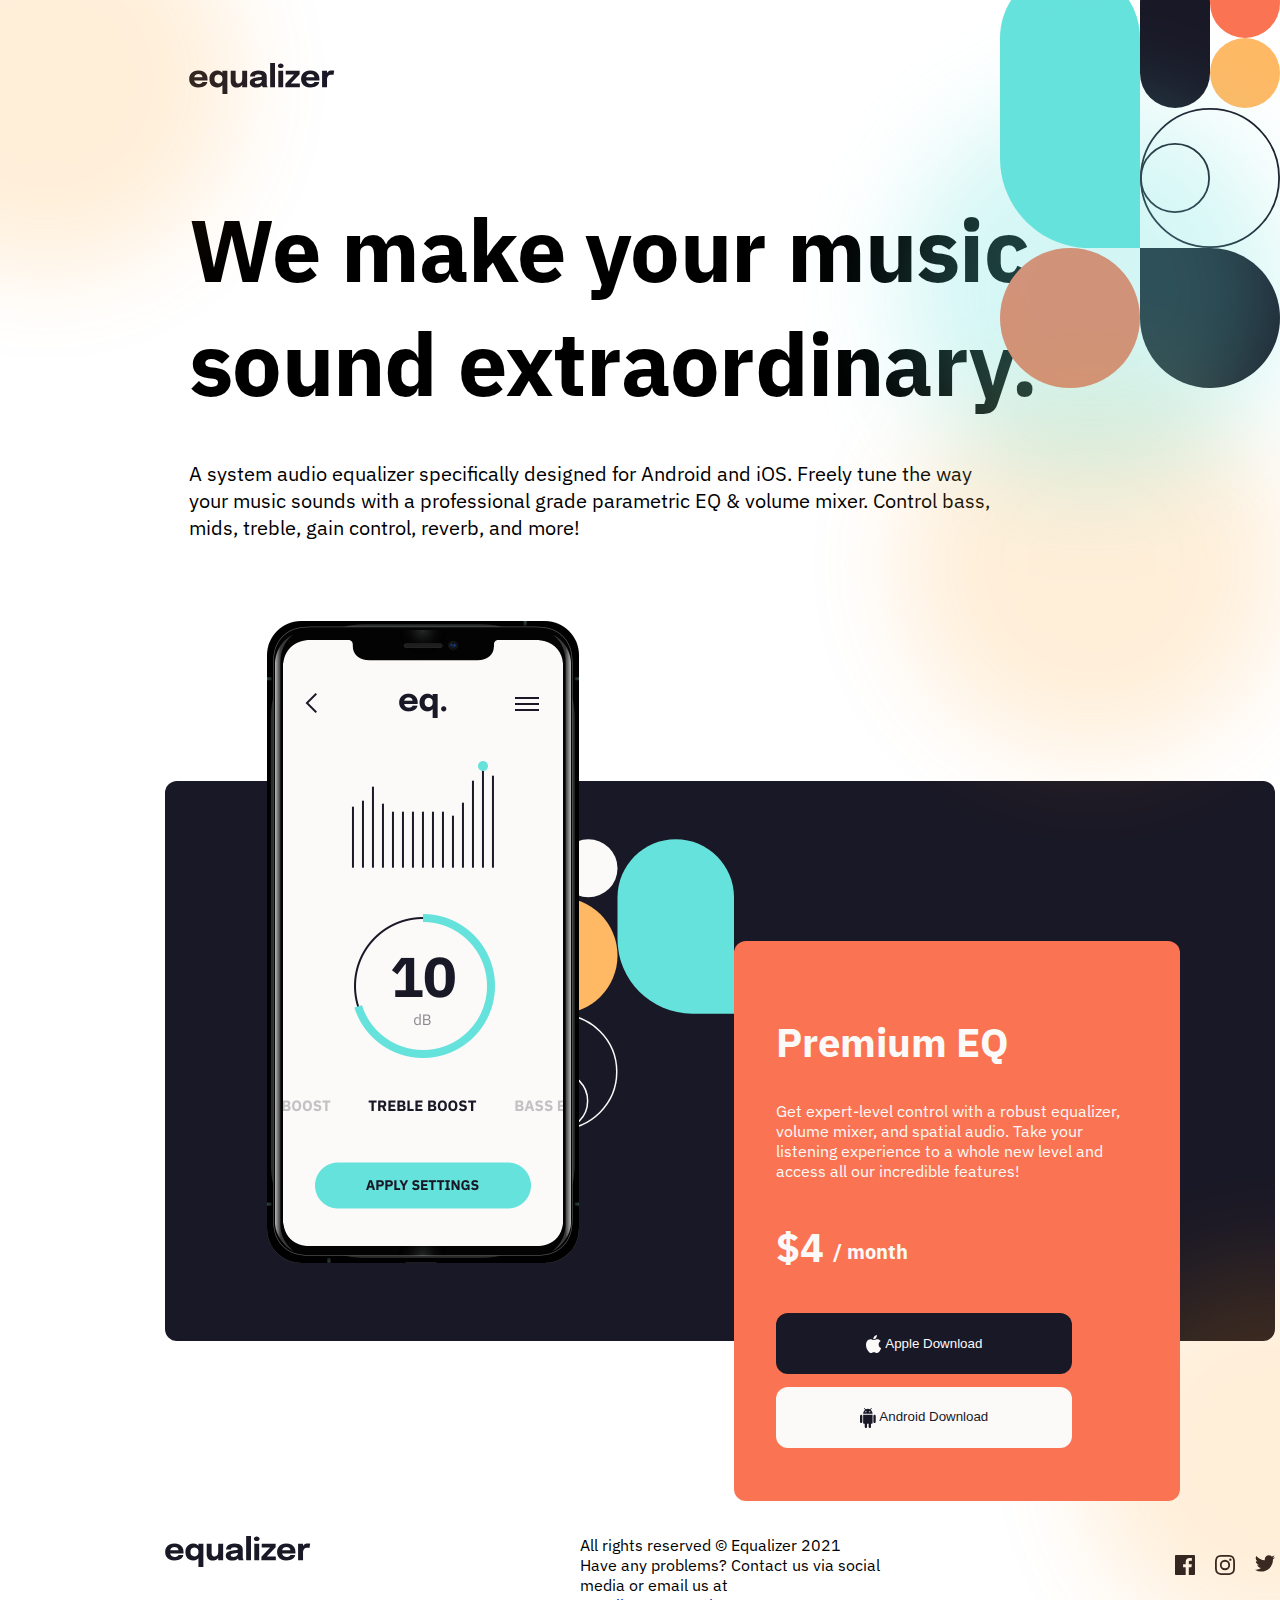
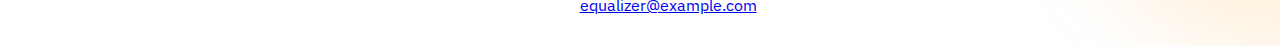
<file: index.html>
<!DOCTYPE html>
<html lang="en">
<head>
  <meta charset="UTF-8">
  <meta name="viewport" content="width=device-width, initial-scale=1.0">

  <link rel="icon" type="image/png" sizes="32x32" href="./assets/favicon-32x32.png">

  <link rel="preconnect" href="https://fonts.googleapis.com">
  <link rel="preconnect" href="https://fonts.gstatic.com" crossorigin>
  <link href="https://fonts.googleapis.com/css2?family=IBM+Plex+Sans:wght@400;700&display=swap" rel="stylesheet">

  <link rel="stylesheet" href="css/styles.css">

  <title>Frontend Mentor | Equalizer landing page</title>
</head>
<body>
  <div class="page-container">
    <div class="pattern1">
      <img  src="assets/bg-pattern-1.svg" alt="background image of various coloured elipses">
    </div>
     
    <div class="blur-blob orange1"></div>
    <div class="blur-blob orange2"></div>
    <div class="blur-blob orange3"></div>
    <div class="blur-blob blue1"></div>
    
    <div class="top-container">
      <img class="equalizer" src="assets/logo.svg" alt="equilibrium logo" style="width:146.09px;height:32px">
      <h1>We make your music sound extraordinary.</h1>
      <p>A system audio equalizer specifically designed for Android and iOS. Freely tune the 
      way your music sounds with a professional grade parametric EQ & volume mixer. Control 
      bass, mids, treble, gain control, reverb, and more!</p>
    </div>

    <div class="mid-container">
      <div class="black-bg-container"></div>
      <div class="pattern-container">
        <img src="assets/bg-pattern-2.svg" alt="elipses on black background"/>
      </div>
      <figure class="app_img-container">
        <img src="assets/illustration-app.png" alt="illustration of the app">
      </figure>
      <div class="price-card">
        <h2>Premium EQ</h2>
        <p>Get expert-level control with a robust equalizer, volume mixer, and spatial audio. Take 
          your listening experience to a whole new level and access all our incredible features!</p>
        <h3>$4 <span>/ month</span></h3>
        <button type="button"><img src="assets/icon-apple.svg" alt="Apple icon"> Apple Download</button>
        <button type="button"><img src="assets/icon-android.svg" alt="Android icon"> Android Download</button>
      </div>
    </div>
    
  </div> 
  <footer>
    <img class="equalizer" src="assets/logo.svg" alt="equilibrium logo" style="width:146.09px;height:32px">
    <section class="non-image">
      <p>All rights reserved © Equalizer 2021</p>
      <p>Have any problems? Contact us via social media or email us at</p>
      <a href= "mailto:equalizer@example.com">equalizer@example.com</a>
    </section>
    <div class="soc-media-links">
      <a href="#" ><img src="assets/icon-facebook.svg" alt="facebook icon"></a>
      <a href="#" ><img src="assets/icon-instagram.svg" alt="instagram icon"></a>
      <a href="#" ><img src="assets/icon-twitter.svg" alt="twitter icon"></a>
    </div>
  </footer>

</body>
</html>
</file>
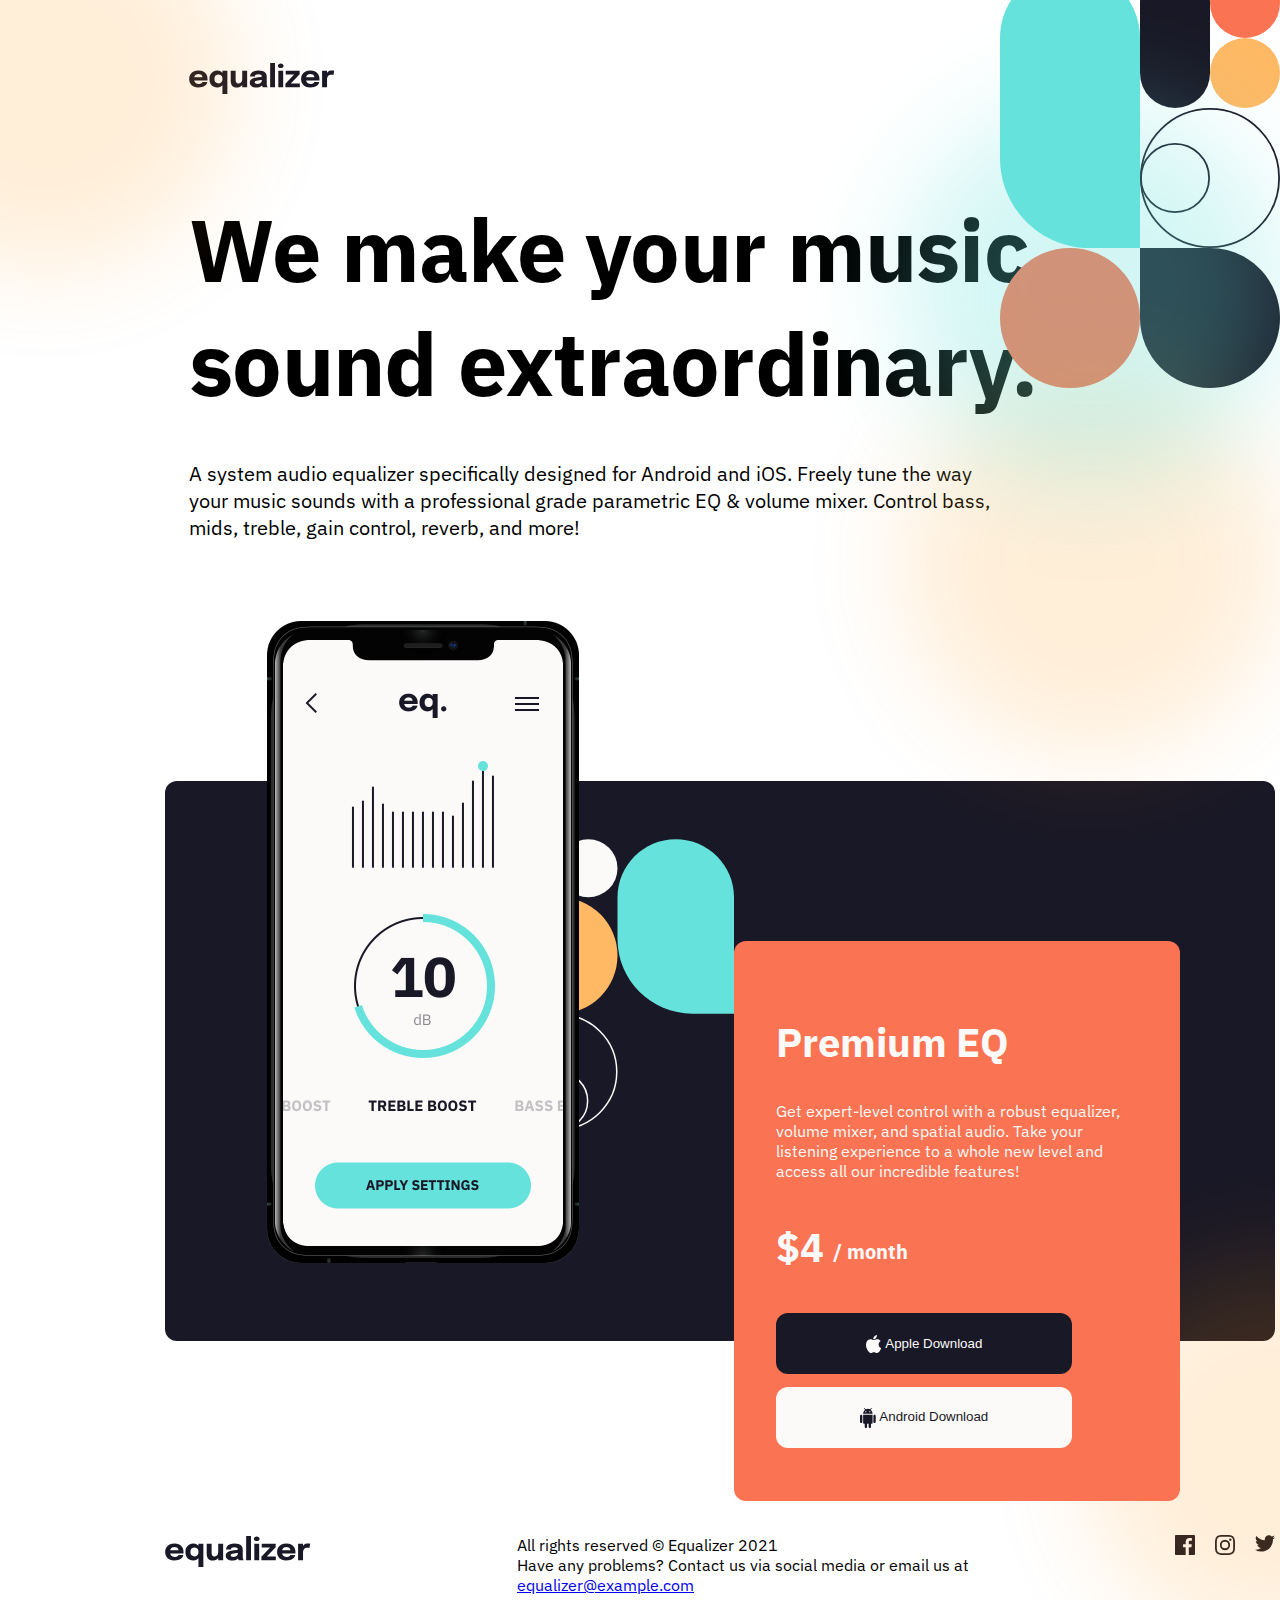
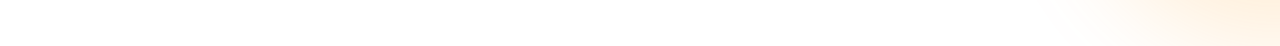
<file: starter-code/index.html>
<!DOCTYPE html>
<html lang="en">
<head>
  <meta charset="UTF-8">
  <meta name="viewport" content="width=device-width, initial-scale=1.0">

  <link rel="icon" type="image/png" sizes="32x32" href="./assets/favicon-32x32.png">

  <link rel="preconnect" href="https://fonts.googleapis.com">
  <link rel="preconnect" href="https://fonts.gstatic.com" crossorigin>
  <link href="https://fonts.googleapis.com/css2?family=IBM+Plex+Sans:wght@400;700&display=swap" rel="stylesheet">

  <link rel="stylesheet" href="css/styles.css">

  <title>Frontend Mentor | Equalizer landing page</title>
</head>
<body>
  <div class="page-container">
    <div class="pattern1">
      <img  src="/starter-code/assets/bg-pattern-1.svg" alt="background image of various coloured elipses">
    </div>
     
    <div class="blur-blob orange1"></div>
    <div class="blur-blob orange2"></div>
    <div class="blur-blob orange3"></div>
    <div class="blur-blob blue1"></div>
    
    <div class="top-container">
      <img class="equalizer" src="/starter-code/assets/logo.svg" alt="equilibrium logo" style="width:146.09px;height:32px">
      <h1>We make your music sound extraordinary.</h1>
      <p>A system audio equalizer specifically designed for Android and iOS. Freely tune the 
      way your music sounds with a professional grade parametric EQ & volume mixer. Control 
      bass, mids, treble, gain control, reverb, and more!</p>
    </div>
    <div class="mid-container">
      <div class="black-bg-container"></div>
      <div class="pattern-container">
        <img src="/starter-code/assets/bg-pattern-2.svg" alt="elipses on black background"/>
      </div>
      <figure class="app_img-container">
        <img src="/starter-code/assets/illustration-app.png" alt="illustration of the app">
      </figure>
      <div class="price-card">
        <h2>Premium EQ</h2>
        <p>Get expert-level control with a robust equalizer, volume mixer, and spatial audio. Take 
          your listening experience to a whole new level and access all our incredible features!</p>
        <h3>$4 <span>/ month</span></h3>
        <button type="button"><img src="/starter-code/assets/icon-apple.svg" alt="Apple icon"> Apple Download</button>
        <button type="button"><img src="/starter-code/assets/icon-android.svg" alt="Android icon"> Android Download</button>
      </div>
    </div>
  </div> 
  <footer>
    <img class="equalizer" src="/starter-code/assets/logo.svg" alt="equilibrium logo" style="width:146.09px;height:32px">
    <section class="non-image">
      <p>All rights reserved © Equalizer 2021</p>
      <p>Have any problems? Contact us via social media or email us at</p>
      <a href= "mailto:equalizer@example.com">equalizer@example.com</a>
    </section>
    <div class="soc-media-links">
      <a href="#" ><img src="/starter-code/assets/icon-facebook.svg" alt="facebook icon"></a>
      <a href="#" ><img src="/starter-code/assets/icon-instagram.svg" alt="instagram icon"></a>
      <a href="#" ><img src="/starter-code/assets/icon-twitter.svg" alt="twitter icon"></a>
    </div>
  </footer>

</body>
</html>
</file>
<file: css/styles.css>
:root {
  --pale-blue-BG: hsl(177, 68, 64);
  --bright-peach-BG: hsl(12, 94, 65);
  --light-peach-BG: #ffb964;
  --white-BG: rgb(252, 250, 249);
  --black-BG: rgb(25, 24, 38);
  --mw-desktop: 1440px;
  --mw-mobile: 375px;
  --minw-tablet: 768px;
  --maxw-tablet: 820px;
}

*,
*:before,
*:after {
  box-sizing: inherit;
}

img {
  width: 100%;
}

html,
body {
  box-sizing: border-box;

  font-family: "IBM Plex Sans", sans-serif;

  margin: 0;
  padding: 0;
  border: 0;
}

.page-container {
  max-width: var(--mw-mobile);
  text-align: left;
}

@media only screen and (min-width: 600px) {
  .page-container {
    max-width: var(--minw-tablet);
  }
}

@media screen and (min-width: 992px) {
  .page-container {
    max-width: var(--mw-desktop);
    margin: 61.99px 165px 91px 165px;
  }
}

/* pattern 1 - top right
------------------------------ */

.pattern1 {
  display: none;
}

@media only screen and (min-width: 600px) {
  .pattern1 {
    display: block;
    position: absolute;
    width: 266.67px;
    right: -45.33px;
    top: -32px;
  }
}
@media only screen and (min-width: 992px) {
  .pattern1 {
    display: block;
    position: absolute;
    width: 280px;
    right: 0px;
    top: -32px;
  }
}

/* Top of page components
------------------------------ */

.top-container {
  margin-left: 1.5em;
  width: 327px;
  display: block;
}

@media only screen and (min-width: 600px) {
  .top-container {
    width: 520px;
  }
}

@media screen and (min-width: 992px) {
  .top-container {
    width: 1015px;
  }
}

h1 {
  font-size: 2.5em;
}

@media screen and (min-width: 600px) {
  h1 {
    font-size: 64px;
    padding-top: 94px;
    margin: 0;
    letter-spacing: -0.727273px;
  }
}

@media screen and (min-width: 992px) {
  h1 {
    font-size: 88px;
    padding-top: 94px;
    margin: 0;
    letter-spacing: -0.727273px;
  }
}

h1 ~ p {
  width: 327px;
  font-size: 20px;
  padding-top: 40px;
}

@media screen and (min-width: 600px) {
  h1 ~ p {
    width: 520px;
    font-size: 20px;
    padding-top: 40px;
  }
}

@media screen and (min-width: 992px) {
  h1 ~ p {
    width: 825px;
    font-size: 20px;
    padding-top: 40px;
  }
}

/* Blur blobs
------------------------------ */
.blur-blob {
  position: absolute;

  border-radius: 50%;
  mix-blend-mode: normal;
  opacity: 0.15;
  filter: blur(50px);

  background: #ff9201;
}

.blue1 {
  width: 281.4px;
  height: 281.4px;
  left: 159px;
  top: -104px;
  background: #66e2dc;
  opacity: 0.28;
}

.orange2 {
  width: 281.4px;
  height: 281.4px;
  left: 159px;
  top: 94.6px;
}

@media screen and (min-width: 600px) {
  .orange1 {
    width: 384px;
    height: 384px;
    left: -254px;
    top: -112px;
  }

  .orange2 {
    width: 384px;
    height: 384px;
    left: 345px;
    top: 312px;
  }

  .blue1 {
    width: 384px;
    height: 384px;
    left: 345px;
    top: 41px;
    background: #66e2dc;
    opacity: 0.28;
  }
}

@media screen and (min-width: 992px) {
  .orange1 {
    width: 384px;
    height: 384px;
    left: -146px;
    top: -112px;
  }

  .orange3 {
    width: 384px;
    height: 384px;
    left: 1083px;
    top: 1262px;
  }

  .orange2 {
    width: 384px;
    height: 384px;
    left: 899.5px;
    top: 371.5px;
  }

  .blue1 {
    width: 384px;
    height: 384px;
    left: 899.5px;
    top: 100.5px;
    background: #66e2dc;
    opacity: 0.28;
  }
}

/* Mid page components
------------------------------ */

.mid-container {
  display: grid;
  grid-template-columns: 32.67px 48px 208.97px 47px 38.35px;
  grid-template-rows: repeat(12, 5em);
  width: 375px;
}

@media screen and (min-width: 600px) {
  .mid-container {
    grid-template-columns: 64px 165px 10px 95.21px 174.79px auto 58px;
    grid-template-rows: repeat(14, 5em);
    width: 696px;
    height: 834px;
  }
}

@media screen and (min-width: 992px) {
  .mid-container {
    grid-template-columns: 102px 234px 78px 155px 79px 367px 95px;
    grid-template-rows: repeat(12, 5em);
    width: 1110px;
  }
}

.app_img-container {
  grid-column: 3 / 4;
  grid-row-start: 2;
  margin: 0;
  z-index: 2;
}

@media screen and (min-width: 600px) {
  .app_img-container {
    grid-column: 2 / 5;
    grid-row-start: 2;
    z-index: 2;
  }
}

@media screen and (min-width: 992px) {
  .app_img-container {
    grid-column: 2 / 4;
    z-index: 2;
  }
}

.black-bg-container {
  grid-column: 1 / 6;
  grid-row: 3 / 10;
  margin: 0;
  background-color: var(--black-BG);
  border-radius: 12px;
}

.pattern-container {
  grid-column: 2 / 5;
  grid-row: 3 / 8;
}

@media screen and (min-width: 600px) {
  .black-bg-container {
    grid-column: 1 / 8;
    grid-row: 4 / 11;
    margin: 0;
    background-color: var(--black-BG);
    border-radius: 12px;
  }

  .pattern-container {
    grid-column: 3 / 6;
    grid-row: 4 / 9;
  }
}

@media screen and (min-width: 992px) {
  .black-bg-container {
    grid-column: 1 / 8;
    grid-row: 4 / 11;
    margin: 0;
    background-color: var(--black-BG);
    border-radius: 12px;
  }

  .pattern-container {
    grid-column: 3 / 5;
    grid-row: 4 / 9;
  }
}
/* Mid page - PRICE CARD
------------------------------ */
.price-card {
  grid-column: 1 / 6;
  grid-row: 8 / 15;

  color: var(--white-BG);
  background-color: #fa7453;

  border-radius: 12px;
  padding: 42px;
}

@media screen and (min-width: 600px) {
  .price-card {
    grid-column: 4 / 7;
    grid-row: 6 / 13;
    z-index: 3;
  }
}

@media screen and (min-width: 992px) {
  .price-card {
    grid-column: 5 / 7;
    grid-row: 6 / 13;
    z-index: 3;
  }
}

h2 {
  font-size: 40px;
}

span {
  font-size: 20px;
  vertical-align: middle;
}

h3 {
  font-size: 40px;
}

button {
  width: 296px;
  height: 61px;

  border-radius: 12px;
  border: none;
  display: inline-block;
}

button > img {
  vertical-align: middle;
  width: 16.7px;
}

button:first-of-type {
  color: var(--white-BG);
  background-color: var(--black-BG);
  margin-bottom: 13px;
}

button:first-of-type:hover {
  background-color: #66e2dc;
}

button:last-of-type {
  color: var(--black-BG);
  background-color: var(--white-BG);
}

button:last-of-type:hover {
  background-color: #ffb964;
}
/* FOOTER section
------------------------------ */
footer {
  width: 375px;
  display: block;
  margin: 0.5em;
}

@media screen and (min-width: 600px) {
  footer {
    margin-top: 10em;
    width: 696px;
    display: grid;
    grid-template-columns: 146.09px 220px 230px 100px auto;
    grid-template-rows: 32px 32px 100px;
  }
}

@media screen and (min-width: 992px) {
  footer {
    width: 1110px;
    display: flex;
    flex-direction: row;
    justify-content: space-between;
    margin-left: 165px;
  }
}

img.equalizer {
  margin-top: 32px;
  margin-bottom: 32px;
}

@media screen and (min-width: 600px) {
  img.equalizer {
    margin: 0;
    grid-column: 1;
    grid-row: 1;
  }
}

section.non-image {
  margin: 0;
  width: 327px;
}

p {
  margin: 0;
}

@media screen and (min-width: 600px) {
  section.non-image {
    grid-column: 1 / 4;
    grid-row: 3 / 4;
  }

  p {
    margin: 0;
  }
}

@media screen and (min-width: 992px) {
  section.non-image {
    margin: 0;
  }

  p {
    margin: 0;
  }
}
.soc-media-links {
  display: flex;
  justify-content: space-between;
  margin-left: 0;
  margin-top: 20px;
  width: 100px;
}

@media screen and (min-width: 600px) {
  .soc-media-links {
    grid-column: 4 / 5;
    grid-row: 3/4;
  }
}

@media screen and (min-width: 992px) {
  .soc-media-links {
    padding-top: 0;
  }
}

/* NOT WORKING - ????? seek help */
a:hover[href^="#"] {
  background-color: #ff9201;
}
</file>
<file: starter-code/css/styles.css>
:root {
  --pale-blue-BG: hsl(177, 68, 64);
  --bright-peach-BG: hsl(12, 94, 65);
  --light-peach-BG: #ffb964;
  --white-BG: rgb(252, 250, 249);
  --black-BG: rgb(25, 24, 38);
  --mw-desktop: 1440px;
  --mw-mobile: 375px;
  --minw-tablet: 768px;
  --maxw-tablet: 820px;
}

*,
*:before,
*:after {
  box-sizing: inherit;
}

img {
  width: 100%;
}

html,
body {
  box-sizing: border-box;

  font-family: "IBM Plex Sans", sans-serif;

  margin: 0;
  padding: 0;
  border: 0;
}

.page-container {
  max-width: var(--mw-mobile);
  text-align: left;
}

@media only screen and (min-width: 600px) {
  .page-container {
    max-width: var(--minw-tablet);
    /* margin: 62px 0px 20px 39px; */
  }
}

@media screen and (min-width: 992px) {
  .page-container {
    max-width: var(--mw-desktop);
    margin: 61.99px 165px 91px 165px;
  }
}

/* pattern 1 - top right
------------------------------ */

.pattern1 {
  display: none;
}

/* @media screen and (min-device-width: 768px) and (max-device-width: 820px) { */
@media only screen and (min-width: 600px) {
  .pattern1 {
    display: block;
    position: absolute;
    width: 266.67px;
    right: -45.33px;
    top: -32px;
  }
}
@media only screen and (min-width: 992px) {
  .pattern1 {
    display: block;
    position: absolute;
    width: 280px;
    right: 0px;
    top: -32px;
  }
}

/* Top of page components
------------------------------ */

.top-container {
  margin-left: 1.5em;
  width: 327px;
  display: block;
}

@media only screen and (min-width: 600px) {
  .top-container {
    /* padding-right: 300px; */
    /* margin: 39px; */
    width: 520px;
  }
}

@media screen and (min-width: 992px) {
  .top-container {
    /* padding-right: 230px; */
    /* margin: 130px; */
    width: 1015px;
  }
}

h1 {
  font-size: 2.5em;
}

@media screen and (min-width: 600px) {
  h1 {
    font-size: 64px;
    padding-top: 94px;
    margin: 0;
    letter-spacing: -0.727273px;
  }
}

@media screen and (min-width: 992px) {
  h1 {
    font-size: 88px;
    padding-top: 94px;
    margin: 0;
    letter-spacing: -0.727273px;
  }
}

h1 ~ p {
  width: 375px;
  font-size: 20px;
  padding-top: 40px;
}

@media screen and (min-width: 600px) {
  h1 ~ p {
    width: 520px;
    font-size: 20px;
    padding-top: 40px;
  }
}

@media screen and (min-width: 992px) {
  h1 ~ p {
    width: 825px;
    font-size: 20px;
    padding-top: 40px;
  }
}

/* Blur blobs
------------------------------ */
.blur-blob {
  position: absolute;

  border-radius: 50%;
  mix-blend-mode: normal;
  opacity: 0.15;
  filter: blur(50px);

  background: #ff9201;
}

.blue1 {
  width: 281.4px;
  height: 281.4px;
  left: 159px;
  top: -104px;
  background: #66e2dc;
  opacity: 0.28;
}

.orange2 {
  width: 281.4px;
  height: 281.4px;
  left: 159px;
  top: 94.6px;
}

@media screen and (min-width: 600px) {
  .orange1 {
    width: 384px;
    height: 384px;
    left: -254px;
    top: -112px;
  }

  .orange2 {
    width: 384px;
    height: 384px;
    left: 345px;
    top: 312px;
  }

  .blue1 {
    width: 384px;
    height: 384px;
    left: 345px;
    top: 41px;
    background: #66e2dc;
    opacity: 0.28;
  }
}

@media screen and (min-width: 992px) {
  .orange1 {
    width: 384px;
    height: 384px;
    left: -146px;
    top: -112px;
  }

  .orange3 {
    width: 384px;
    height: 384px;
    left: 1083px;
    top: 1262px;
  }

  .orange2 {
    width: 384px;
    height: 384px;
    left: 899.5px;
    top: 371.5px;
  }

  .blue1 {
    width: 384px;
    height: 384px;
    left: 899.5px;
    top: 100.5px;
    background: #66e2dc;
    opacity: 0.28;
  }
}

/* Mid page components
------------------------------ */

.mid-container {
  display: grid;
  grid-template-columns: 32.67px 48px 208.97px 47px 38.35px;
  grid-template-rows: repeat(12, 5em);
  width: 375px;

  /* height: 1024px; */
}

@media screen and (min-width: 600px) {
  .mid-container {
    /* display: grid; */
    grid-template-columns: 64px 165px 10px 95.21px 174.79px auto 58px;
    grid-template-rows: repeat(14, 5em);

    /* margin: 1em; */
    width: 696px;
    height: 834px;
  }
}

@media screen and (min-width: 992px) {
  .mid-container {
    grid-template-columns: 102px 234px 78px 155px 79px 367px 95px;
    grid-template-rows: repeat(12, 5em);
    width: 1110px;
  }
}

.app_img-container {
  grid-column: 3 / 4;
  grid-row-start: 2;
  margin: 0;
  z-index: 2;
}

@media screen and (min-width: 600px) {
  .app_img-container {
    grid-column: 2 / 5;
    grid-row-start: 2;
    /* padding-right: 30px; */
    z-index: 2;
  }
}

@media screen and (min-width: 992px) {
  .app_img-container {
    grid-column: 2 / 4;
    z-index: 2;
  }
}

.black-bg-container {
  grid-column: 1 / 6;
  grid-row: 3 / 10;
  margin: 0;
  background-color: var(--black-BG);
  border-radius: 12px;
}

.pattern-container {
  grid-column: 2 / 5;
  grid-row: 3 / 8;
}

@media screen and (min-width: 600px) {
  .black-bg-container {
    grid-column: 1 / 8;
    grid-row: 4 / 11;
    margin: 0;
    background-color: var(--black-BG);
    border-radius: 12px;
  }

  .pattern-container {
    grid-column: 3 / 6;
    grid-row: 4 / 9;
  }
}

@media screen and (min-width: 992px) {
  .black-bg-container {
    grid-column: 1 / 8;
    grid-row: 4 / 11;
    margin: 0;
    background-color: var(--black-BG);
    border-radius: 12px;
  }

  .pattern-container {
    grid-column: 3 / 5;
    grid-row: 4 / 9;
  }
}
/* Mid page - PRICE CARD
------------------------------ */
.price-card {
  /* display: block; */
  grid-column: 1 / 6;
  grid-row: 8 / 15;

  color: var(--white-BG);
  background-color: #fa7453;

  border-radius: 12px;
  padding: 42px;
}

@media screen and (min-width: 600px) {
  .price-card {
    grid-column: 4 / 7;
    grid-row: 6 / 13;
    z-index: 3;
  }
}

@media screen and (min-width: 992px) {
  .price-card {
    grid-column: 5 / 7;
    grid-row: 6 / 13;
    z-index: 3;
  }
}

h2 {
  font-size: 40px;
}

span {
  font-size: 20px;
  vertical-align: middle;
}

h3 {
  font-size: 40px;
}

button {
  width: 296px;
  height: 61px;

  border-radius: 12px;
  border: none;
  display: inline-block;
}

button > img {
  vertical-align: middle;
  width: 16.7px;
}

button:first-of-type {
  color: var(--white-BG);
  background-color: var(--black-BG);
  margin-bottom: 13px;
}

button:first-of-type:hover {
  background-color: #66e2dc;
}

button:last-of-type {
  color: var(--black-BG);
  background-color: var(--white-BG);
}

button:last-of-type:hover {
  background-color: #ffb964;
}
/* FOOTER section
------------------------------ */
footer {
  width: 375px;
  display: block;
  /* flex-direction: column; */
  /* position: absolute; */
  /* width: 100%; */
  margin: 0.5em;
  /* margin: 24px; */
  /* top: 1612px; */
}

@media screen and (min-width: 600px) {
  footer {
    margin-top: 10em;
    width: 696px;
    display: grid;
    grid-template-columns: 146.09px 220px 230px 100px auto;
    grid-template-rows: 32px 32px 100px;
  }
}

@media screen and (min-width: 992px) {
  footer {
    width: 1110px;
    display: flex;
    flex-direction: row;
    justify-content: space-between;
    margin-left: 165px;
    /* height: 32px; */
    /* margin-left: 130px; */

    /* padding: 0 220px 0 20px; */
  }
}

img.equalizer {
  margin-top: 32px;
  margin-bottom: 32px;
}

@media screen and (min-width: 600px) {
  img.equalizer {
    margin: 0;
    grid-column: 1;
    grid-row: 1;
  }
}

@media screen and (min-width: 992px) {
  img.equalizer {
    /* padding-bottom: 0; */
  }
}

section.non-image {
  margin: 0;
}

@media screen and (min-width: 600px) {
  section.non-image {
    grid-column: 1 / 4;
    grid-row: 3 / 4;
  }
}

@media screen and (min-width: 992px) {
  section.non-image {
    margin: 0;
  }

  p {
    margin: 0;
  }
}
.soc-media-links {
  display: flex;
  justify-content: space-between;
  margin-left: 0;
  width: 100px;
}

@media screen and (min-width: 600px) {
  .soc-media-links {
    grid-column: 4 / 5;
    grid-row: 3/4;
  }
}

@media screen and (min-width: 992px) {
  .soc-media-links {
    padding-top: 0;
  }
}

a:hover[href^="#"] {
  background-color: #ff9201;
}
</file>
